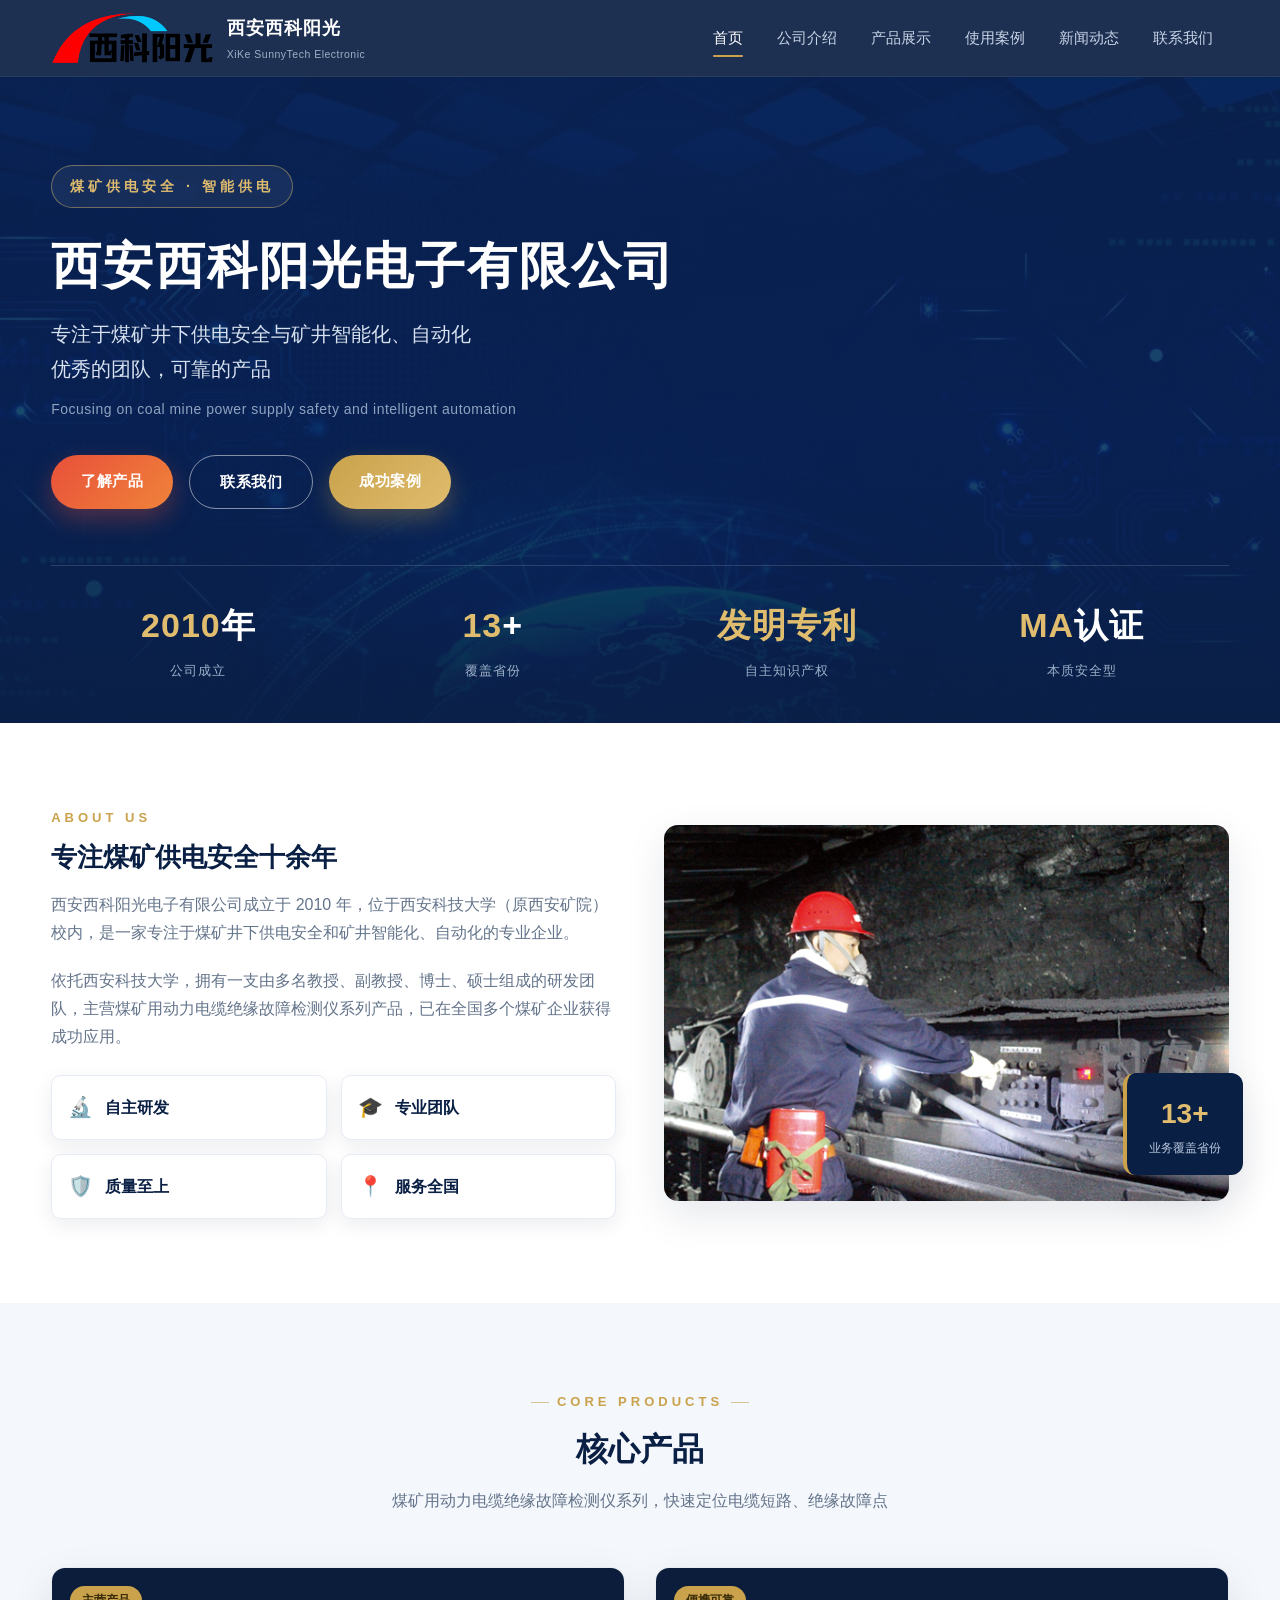
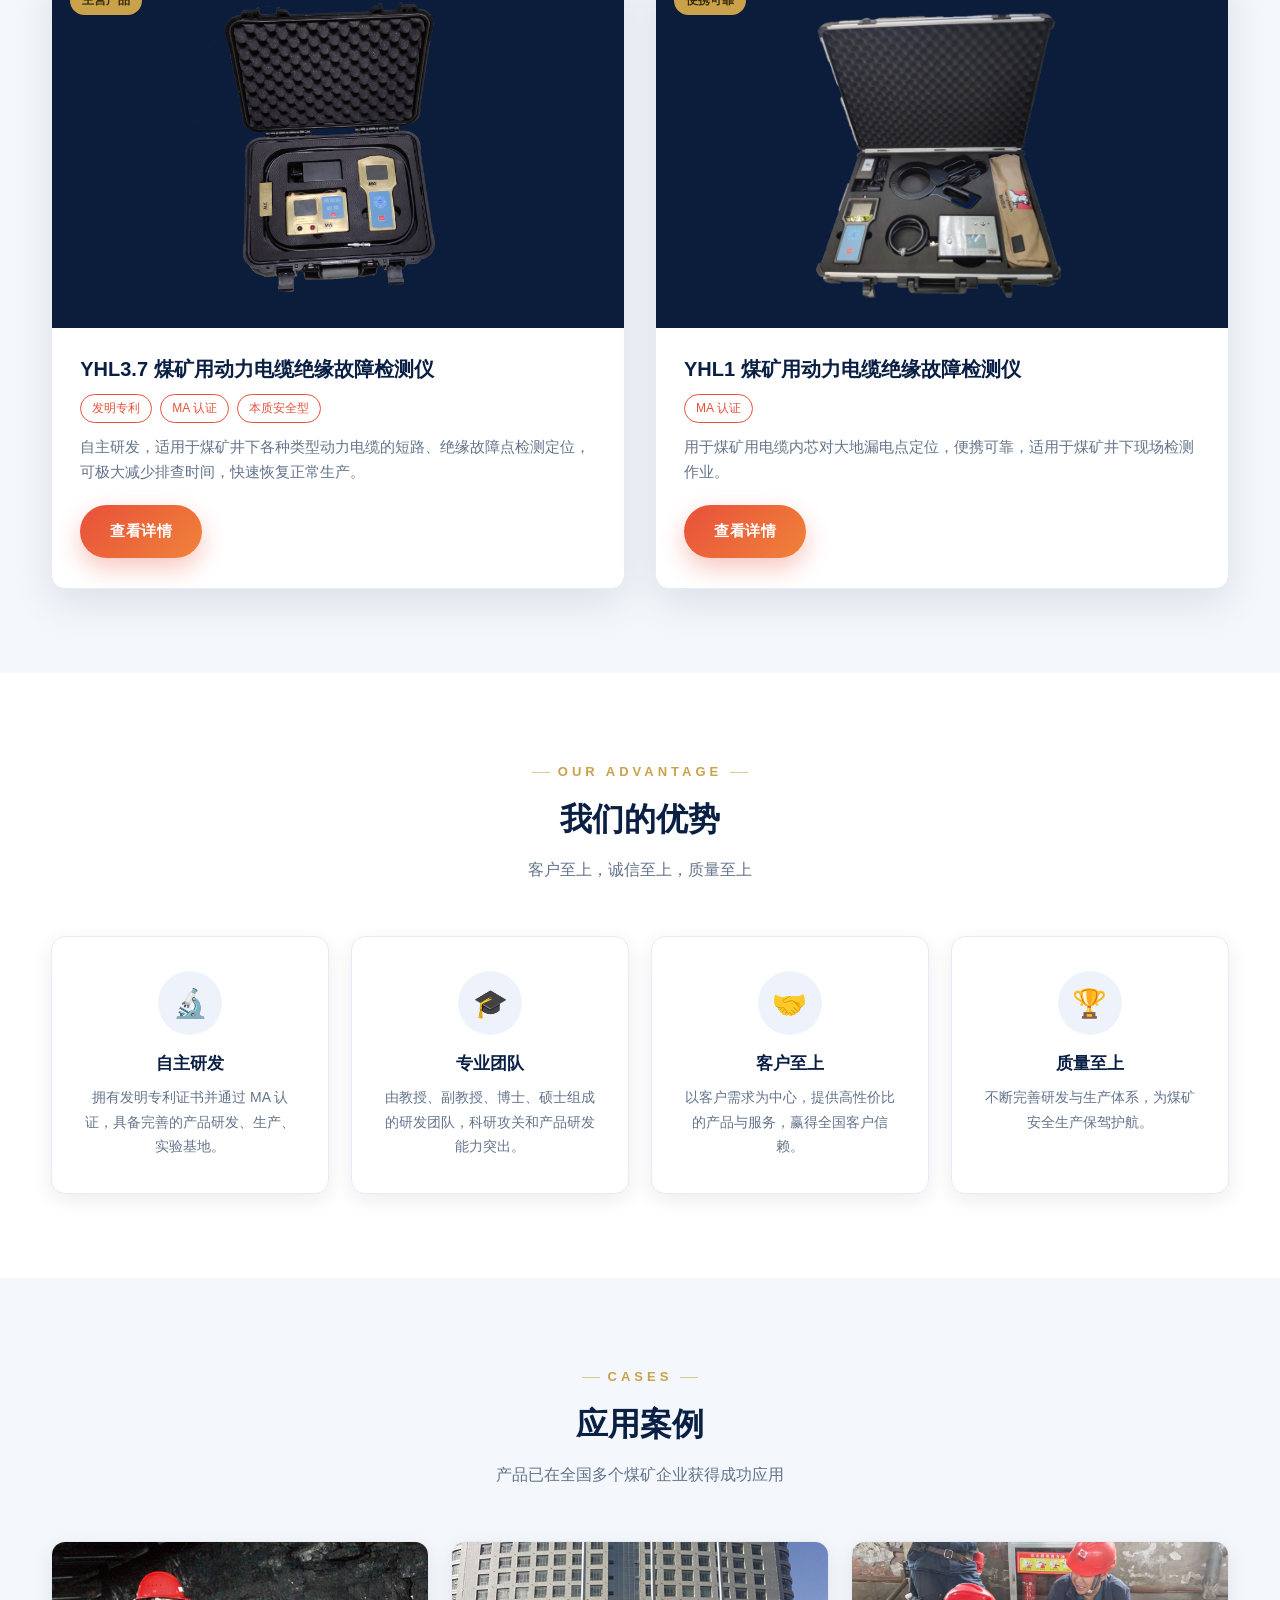
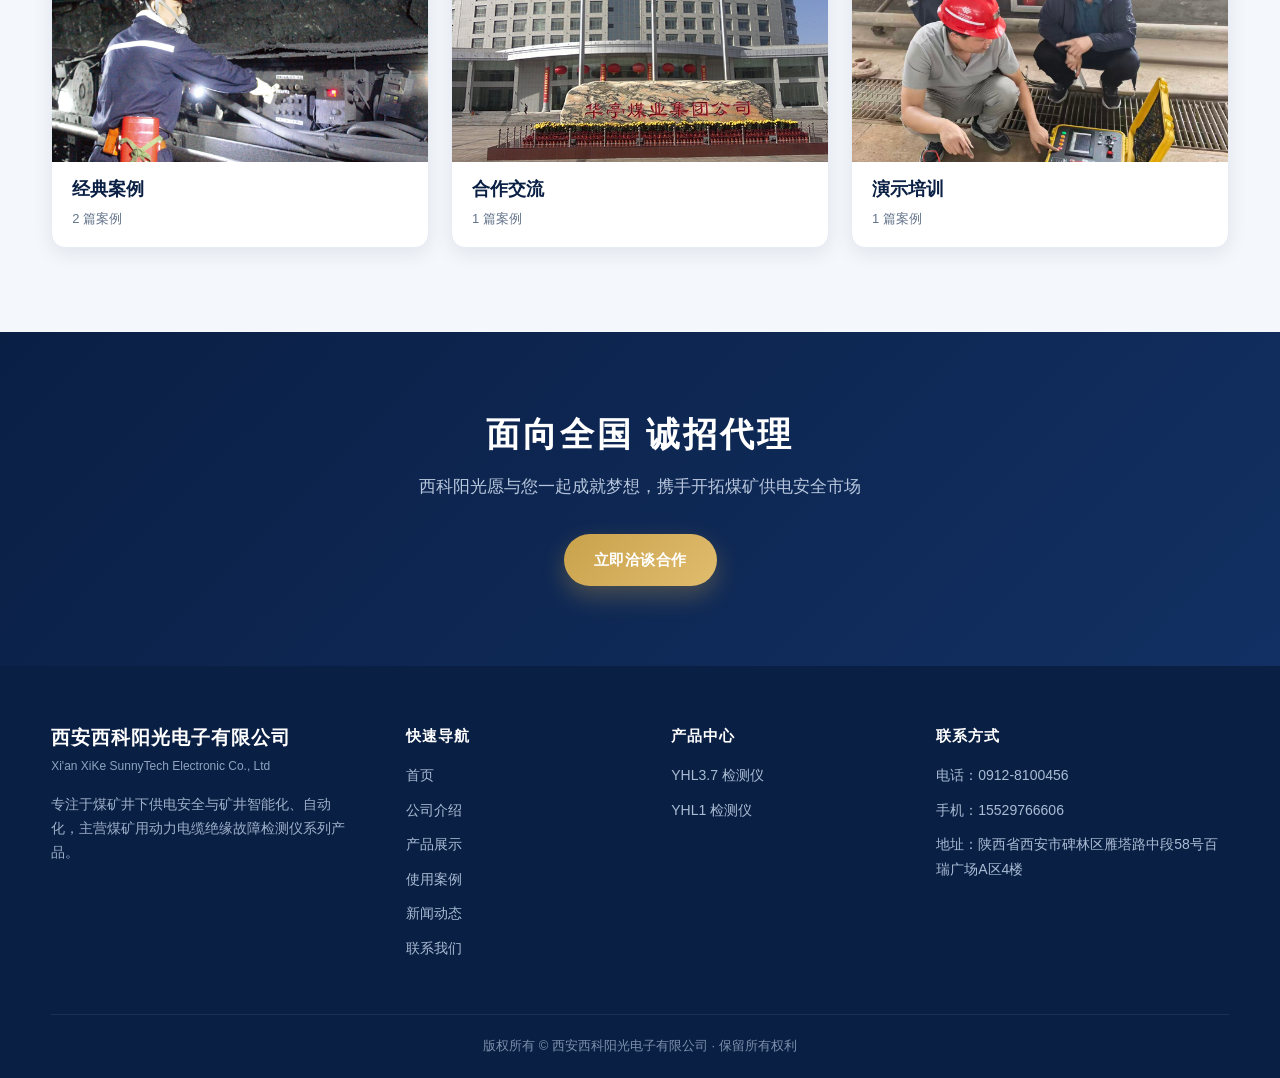
<file: index.html>
<!DOCTYPE html>
<html lang="zh-CN">
<head>
<meta charset="UTF-8">
<meta name="viewport" content="width=device-width, initial-scale=1.0">
<title>西安西科阳光电子有限公司 - 煤矿用动力电缆绝缘故障检测仪</title>
<meta name="description" content="西安西科阳光电子有限公司，专注于煤矿井下供电安全与智能化，主营煤矿用动力电缆绝缘故障检测仪 YHL3.7、YHL1 等系列产品，面向全国诚招代理。">
<link rel="icon" type="image/png" href="images/logo1.png">
<link rel="stylesheet" href="style.css">
</head>
<body>

<header class="header">
  <div class="container header-inner">
    <a class="logo" href="/">
      <img src="images/logo1.png" alt="西安西科阳光电子有限公司">
      <span class="brand-text" style="color:#ffffff;">西安西科阳光<small style="color:#9fb0c5;">XiKe SunnyTech Electronic</small></span>
    </a>
    <button class="nav-toggle" onclick="document.querySelector('.nav').classList.toggle('open')" aria-label="菜单">☰</button>
    <nav class="nav">
      <a href="/" class="active">首页</a>
      <a href="/gsjs">公司介绍</a>
      <a href="/cpzs">产品展示</a>
      <a href="/syal">使用案例</a>
      <a href="/xwdt">新闻动态</a>
      <a href="/lxwm">联系我们</a>
    </nav>
  </div>
</header>

<section class="hero">
  <div class="hero-bg"></div>
  <div class="hero-overlay"></div>
  <div class="container hero-inner">
    <span class="kicker">煤矿供电安全 · 智能供电</span>
    <h1>西安西科阳光电子有限公司</h1>
    <p class="sub">专注于煤矿井下供电安全与矿井智能化、自动化<br>优秀的团队，可靠的产品</p>
    <p class="sub-en">Focusing on coal mine power supply safety and intelligent automation</p>
    <div class="actions">
      <a class="btn" href="/cpzs">了解产品</a>
      <a class="btn btn-ghost" href="/lxwm">联系我们</a>
      <a class="btn btn-gold" href="/syal">成功案例</a>
    </div>
    <div class="hero-stats">
      <div class="stat"><div class="num"><em>2010</em>年</div><div class="label">公司成立</div></div>
      <div class="stat"><div class="num"><em>13</em>+</div><div class="label">覆盖省份</div></div>
      <div class="stat"><div class="num"><em>发明专利</em></div><div class="label">自主知识产权</div></div>
      <div class="stat"><div class="num"><em>MA</em>认证</div><div class="label">本质安全型</div></div>
    </div>
  </div>
</section>

<section class="section">
  <div class="container">
    <div class="about-grid">
      <div>
        <div class="kicker" style="color:var(--gold);font-weight:700;letter-spacing:4px;font-size:13px;">ABOUT US</div>
        <h3 style="margin-top:12px;">专注煤矿供电安全十余年</h3>
        <p class="lead">西安西科阳光电子有限公司成立于 2010 年，位于西安科技大学（原西安矿院）校内，是一家专注于煤矿井下供电安全和矿井智能化、自动化的专业企业。</p>
        <p class="lead" style="margin-top:0;">依托西安科技大学，拥有一支由多名教授、副教授、博士、硕士组成的研发团队，主营煤矿用动力电缆绝缘故障检测仪系列产品，已在全国多个煤矿企业获得成功应用。</p>
        <div class="points">
          <div class="point"><span class="ico">🔬</span>自主研发</div>
          <div class="point"><span class="ico">🎓</span>专业团队</div>
          <div class="point"><span class="ico">🛡️</span>质量至上</div>
          <div class="point"><span class="ico">📍</span>服务全国</div>
        </div>
      </div>
      <div class="about-img">
        <img src="images/25479840.jpg" alt="煤矿井下现场作业">
        <div class="badge-float"><div class="n">13+</div><div class="t">业务覆盖省份</div></div>
      </div>
    </div>
  </div>
</section>

<section class="section alt">
  <div class="container">
    <div class="section-head">
      <span class="kicker">CORE PRODUCTS</span>
      <h2>核心产品</h2>
      <p>煤矿用动力电缆绝缘故障检测仪系列，快速定位电缆短路、绝缘故障点</p>
    </div>
    <div class="products-grid" id="products-list-container" data-btn-text="查看详情"></div>
  </div>
</section>

<section class="section">
  <div class="container">
    <div class="section-head">
      <span class="kicker">OUR ADVANTAGE</span>
      <h2>我们的优势</h2>
      <p>客户至上，诚信至上，质量至上</p>
    </div>
    <div class="features">
      <div class="feature"><div class="icon">🔬</div><h3>自主研发</h3><p>拥有发明专利证书并通过 MA 认证，具备完善的产品研发、生产、实验基地。</p></div>
      <div class="feature"><div class="icon">🎓</div><h3>专业团队</h3><p>由教授、副教授、博士、硕士组成的研发团队，科研攻关和产品研发能力突出。</p></div>
      <div class="feature"><div class="icon">🤝</div><h3>客户至上</h3><p>以客户需求为中心，提供高性价比的产品与服务，赢得全国客户信赖。</p></div>
      <div class="feature"><div class="icon">🏆</div><h3>质量至上</h3><p>不断完善研发与生产体系，为煤矿安全生产保驾护航。</p></div>
    </div>
  </div>
</section>

<section class="section alt">
  <div class="container">
    <div class="section-head">
      <span class="kicker">CASES</span>
      <h2>应用案例</h2>
      <p>产品已在全国多个煤矿企业获得成功应用</p>
    </div>
    <div id="cases-list-container"></div>
  </div>
</section>

<section class="section" style="background:linear-gradient(135deg,#0a1f44,#123063);color:#fff;text-align:center;padding:80px 0;">
  <div class="container">
    <h2 style="font-size:34px;letter-spacing:3px;">面向全国 诚招代理</h2>
    <p style="color:#b7c6dc;margin:16px auto 32px;font-size:17px;max-width:640px;">西科阳光愿与您一起成就梦想，携手开拓煤矿供电安全市场</p>
    <a class="btn btn-gold" href="/lxwm">立即洽谈合作</a>
  </div>
</section>

<footer class="footer">
  <div class="container">
    <div class="footer-inner">
      <div class="f-brand">
        <h3>西安西科阳光电子有限公司</h3>
        <div class="en">Xi'an XiKe SunnyTech Electronic Co., Ltd</div>
        <p>专注于煤矿井下供电安全与矿井智能化、自动化，主营煤矿用动力电缆绝缘故障检测仪系列产品。</p>
      </div>
      <div class="f-col">
        <h4>快速导航</h4>
        <a href="/">首页</a>
        <a href="/gsjs">公司介绍</a>
        <a href="/cpzs">产品展示</a>
        <a href="/syal">使用案例</a>
        <a href="/xwdt">新闻动态</a>
        <a href="/lxwm">联系我们</a>
      </div>
      <div class="f-col">
        <h4>产品中心</h4>
        <a href="/cpzs">YHL3.7 检测仪</a>
        <a href="/cpzs">YHL1 检测仪</a>
      </div>
      <div class="f-col">
        <h4>联系方式</h4>
        <p>电话：<span data-field="phone"></span></p>
        <p>手机：<span data-field="mobile"></span></p>
        <p>地址：<span data-field="address"></span></p>
      </div>
    </div>
    <div class="footer-bottom">版权所有 © 西安西科阳光电子有限公司 · 保留所有权利</div>
  </div>
</footer>

<script src="marked.min.js" defer></script>
<script src="site.js" defer></script>
</body>
</html>
</file>
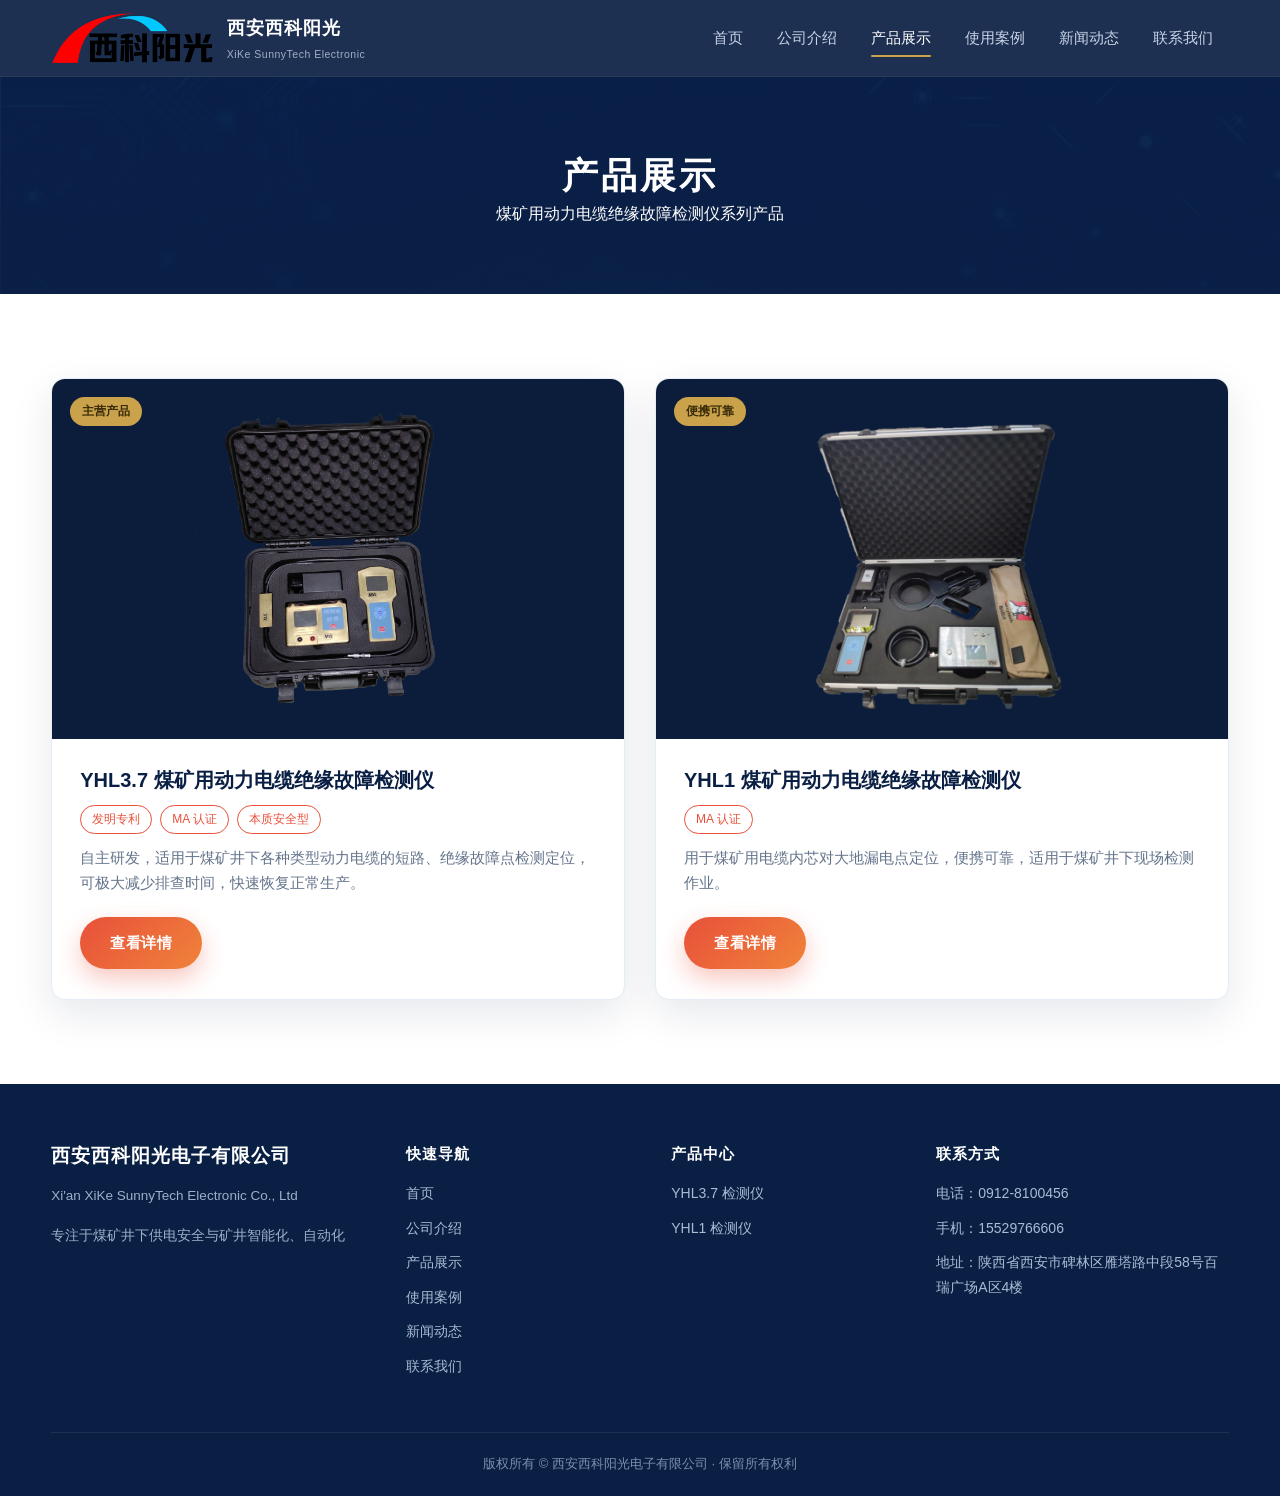
<file: cpzs.html>
<!DOCTYPE html>
<html lang="zh-CN">
<head>
<meta charset="UTF-8">
<meta name="viewport" content="width=device-width, initial-scale=1.0">
<title>产品展示 - 西安西科阳光电子有限公司</title>
<meta name="description" content="煤矿用动力电缆绝缘故障检测仪系列：YHL3.7、YHL1，用于煤矿井下动力电缆短路、绝缘故障点检测定位。">
<link rel="icon" type="image/png" href="images/logo1.png">
<link rel="stylesheet" href="style.css">
</head>
<body>

<header class="header">
  <div class="container header-inner">
    <a class="logo" href="/">
      <img src="images/logo1.png" alt="西安西科阳光电子有限公司">
      <span class="brand-text" style="color:#ffffff;">西安西科阳光<small style="color:#9fb0c5;">XiKe SunnyTech Electronic</small></span>
    </a>
    <button class="nav-toggle" onclick="document.querySelector('.nav').classList.toggle('open')" aria-label="菜单">☰</button>
    <nav class="nav">
      <a href="/">首页</a>
      <a href="/gsjs">公司介绍</a>
      <a href="/cpzs" class="active">产品展示</a>
      <a href="/syal">使用案例</a>
      <a href="/xwdt">新闻动态</a>
      <a href="/lxwm">联系我们</a>
    </nav>
  </div>
</header>

<section class="page-banner">
  <div class="container">
    <h1>产品展示</h1>
    <p>煤矿用动力电缆绝缘故障检测仪系列产品</p>
  </div>
</section>

<section class="section">
  <div class="container">
    <div class="products-grid" id="products-list-container" data-btn-text="查看详情"></div>
    <div id="products-detail-container" style="display:none;"></div>
  </div>
</section>

<footer class="footer">
  <div class="container">
    <div class="footer-inner">
      <div class="f-brand">
        <h3>西安西科阳光电子有限公司</h3>
        <p>Xi'an XiKe SunnyTech Electronic Co., Ltd</p>
        <p>专注于煤矿井下供电安全与矿井智能化、自动化</p>
      </div>
      <div class="f-col">
        <h4>快速导航</h4>
        <a href="/">首页</a>
        <a href="/gsjs">公司介绍</a>
        <a href="/cpzs">产品展示</a>
        <a href="/syal">使用案例</a>
        <a href="/xwdt">新闻动态</a>
        <a href="/lxwm">联系我们</a>
      </div>
      <div class="f-col"><h4>产品中心</h4><a href="/cpzs">YHL3.7 检测仪</a><a href="/cpzs">YHL1 检测仪</a></div><div class="f-col"><h4>联系方式</h4>
        <p>电话：<span data-field="phone"></span></p>
        <p>手机：<span data-field="mobile"></span></p>
        <p>地址：<span data-field="address"></span></p>
      </div>
    </div>
    <div class="footer-bottom">版权所有 © 西安西科阳光电子有限公司 · 保留所有权利</div>
  </div>
</footer>

<script src="marked.min.js" defer></script>
<script src="site.js" defer></script>
</body>
</html>
</file>
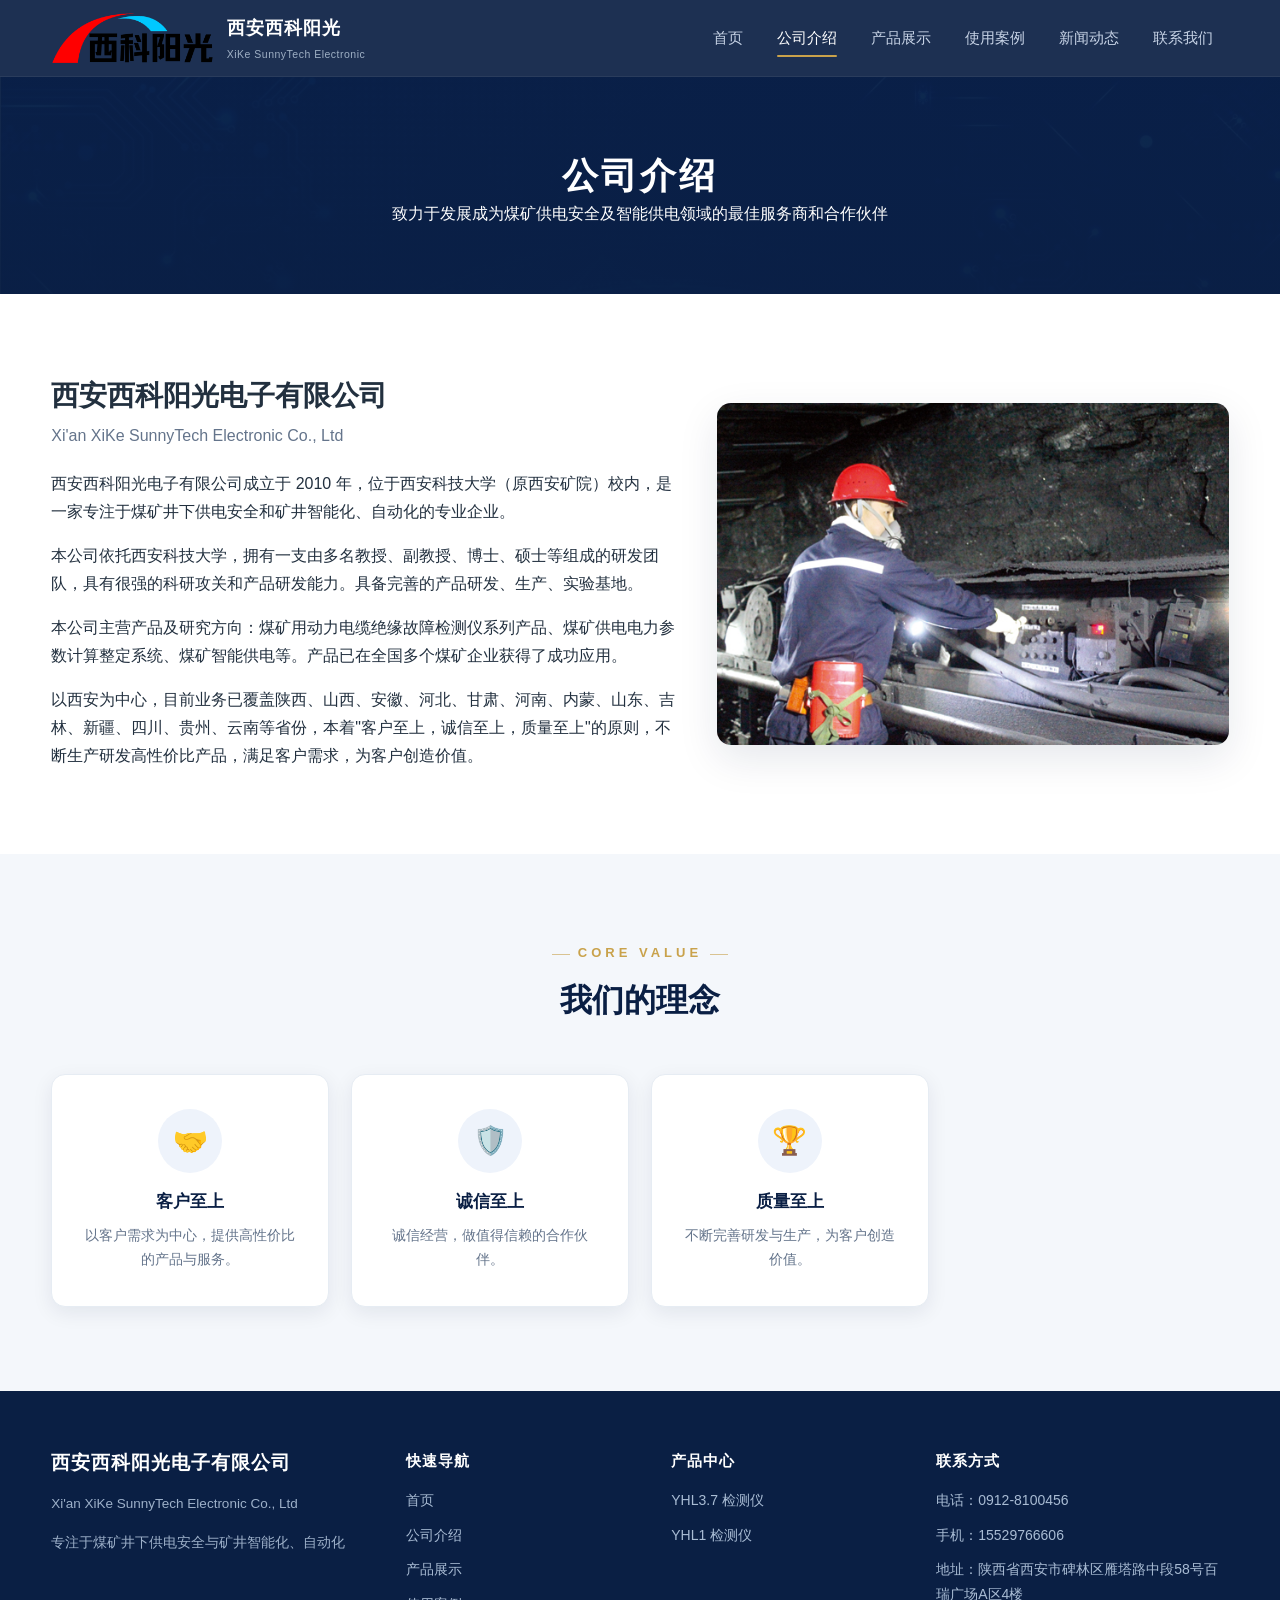
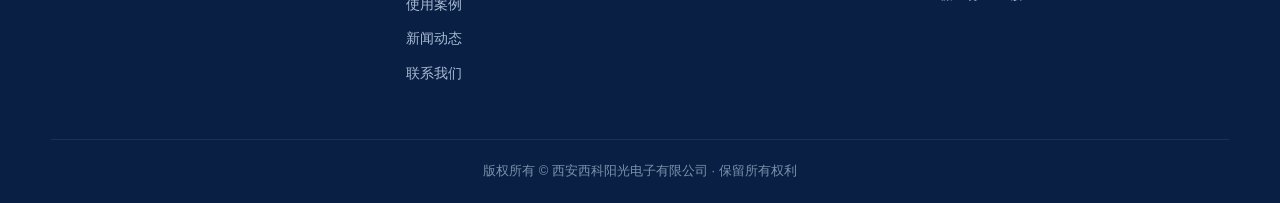
<file: gsjs.html>
<!DOCTYPE html>
<html lang="zh-CN">
<head>
<meta charset="UTF-8">
<meta name="viewport" content="width=device-width, initial-scale=1.0">
<title>公司介绍 - 西安西科阳光电子有限公司</title>
<meta name="description" content="西安西科阳光电子有限公司成立于2010年，依托西安科技大学，专注于煤矿井下供电安全和矿井智能化、自动化。">
<link rel="icon" type="image/png" href="images/logo1.png">
<link rel="stylesheet" href="style.css">
</head>
<body>

<header class="header">
  <div class="container header-inner">
    <a class="logo" href="/">
      <img src="images/logo1.png" alt="西安西科阳光电子有限公司">
      <span class="brand-text" style="color:#ffffff;">西安西科阳光<small style="color:#9fb0c5;">XiKe SunnyTech Electronic</small></span>
    </a>
    <button class="nav-toggle" onclick="document.querySelector('.nav').classList.toggle('open')" aria-label="菜单">☰</button>
    <nav class="nav">
      <a href="/">首页</a>
      <a href="/gsjs" class="active">公司介绍</a>
      <a href="/cpzs">产品展示</a>
      <a href="/syal">使用案例</a>
      <a href="/xwdt">新闻动态</a>
      <a href="/lxwm">联系我们</a>
    </nav>
  </div>
</header>

<section class="page-banner">
  <div class="container">
    <h1>公司介绍</h1>
    <p>致力于发展成为煤矿供电安全及智能供电领域的最佳服务商和合作伙伴</p>
  </div>
</section>

<section class="section">
  <div class="container" style="display:grid;grid-template-columns:1.1fr .9fr;gap:40px;align-items:center;">
    <div>
      <h2 style="font-size:28px;">西安西科阳光电子有限公司</h2>
      <p style="color:var(--muted);margin:8px 0 20px;">Xi'an XiKe SunnyTech Electronic Co., Ltd</p>
      <p style="margin-bottom:16px;">西安西科阳光电子有限公司成立于 2010 年，位于西安科技大学（原西安矿院）校内，是一家专注于煤矿井下供电安全和矿井智能化、自动化的专业企业。</p>
      <p style="margin-bottom:16px;">本公司依托西安科技大学，拥有一支由多名教授、副教授、博士、硕士等组成的研发团队，具有很强的科研攻关和产品研发能力。具备完善的产品研发、生产、实验基地。</p>
      <p style="margin-bottom:16px;">本公司主营产品及研究方向：煤矿用动力电缆绝缘故障检测仪系列产品、煤矿供电电力参数计算整定系统、煤矿智能供电等。产品已在全国多个煤矿企业获得了成功应用。</p>
      <p>以西安为中心，目前业务已覆盖陕西、山西、安徽、河北、甘肃、河南、内蒙、山东、吉林、新疆、四川、贵州、云南等省份，本着"客户至上，诚信至上，质量至上"的原则，不断生产研发高性价比产品，满足客户需求，为客户创造价值。</p>
    </div>
    <div>
      <img src="images/25479840.jpg" alt="煤矿井下现场作业" style="border-radius:var(--radius);box-shadow:var(--shadow);width:100%;">
    </div>
  </div>
</section>

<section class="section alt">
  <div class="container">
    <div class="section-head">
      <div class="kicker">CORE VALUE</div>
      <h2>我们的理念</h2>
    </div>
    <div class="features">
      <div class="feature"><div class="icon">🤝</div><h3>客户至上</h3><p>以客户需求为中心，提供高性价比的产品与服务。</p></div>
      <div class="feature"><div class="icon">🛡️</div><h3>诚信至上</h3><p>诚信经营，做值得信赖的合作伙伴。</p></div>
      <div class="feature"><div class="icon">🏆</div><h3>质量至上</h3><p>不断完善研发与生产，为客户创造价值。</p></div>
    </div>
  </div>
</section>

<footer class="footer">
  <div class="container">
    <div class="footer-inner">
      <div class="f-brand">
        <h3>西安西科阳光电子有限公司</h3>
        <p>Xi'an XiKe SunnyTech Electronic Co., Ltd</p>
        <p>专注于煤矿井下供电安全与矿井智能化、自动化</p>
      </div>
      <div class="f-col">
        <h4>快速导航</h4>
        <a href="/">首页</a>
        <a href="/gsjs">公司介绍</a>
        <a href="/cpzs">产品展示</a>
        <a href="/syal">使用案例</a>
        <a href="/xwdt">新闻动态</a>
        <a href="/lxwm">联系我们</a>
      </div>
      <div class="f-col"><h4>产品中心</h4><a href="/cpzs">YHL3.7 检测仪</a><a href="/cpzs">YHL1 检测仪</a></div><div class="f-col"><h4>联系方式</h4>
        <p>电话：<span data-field="phone"></span></p>
        <p>手机：<span data-field="mobile"></span></p>
        <p>地址：<span data-field="address"></span></p>
      </div>
    </div>
    <div class="footer-bottom">版权所有 © 西安西科阳光电子有限公司 · 保留所有权利</div>
  </div>
</footer>

<script src="site.js" defer></script>
</body>
</html>
</file>
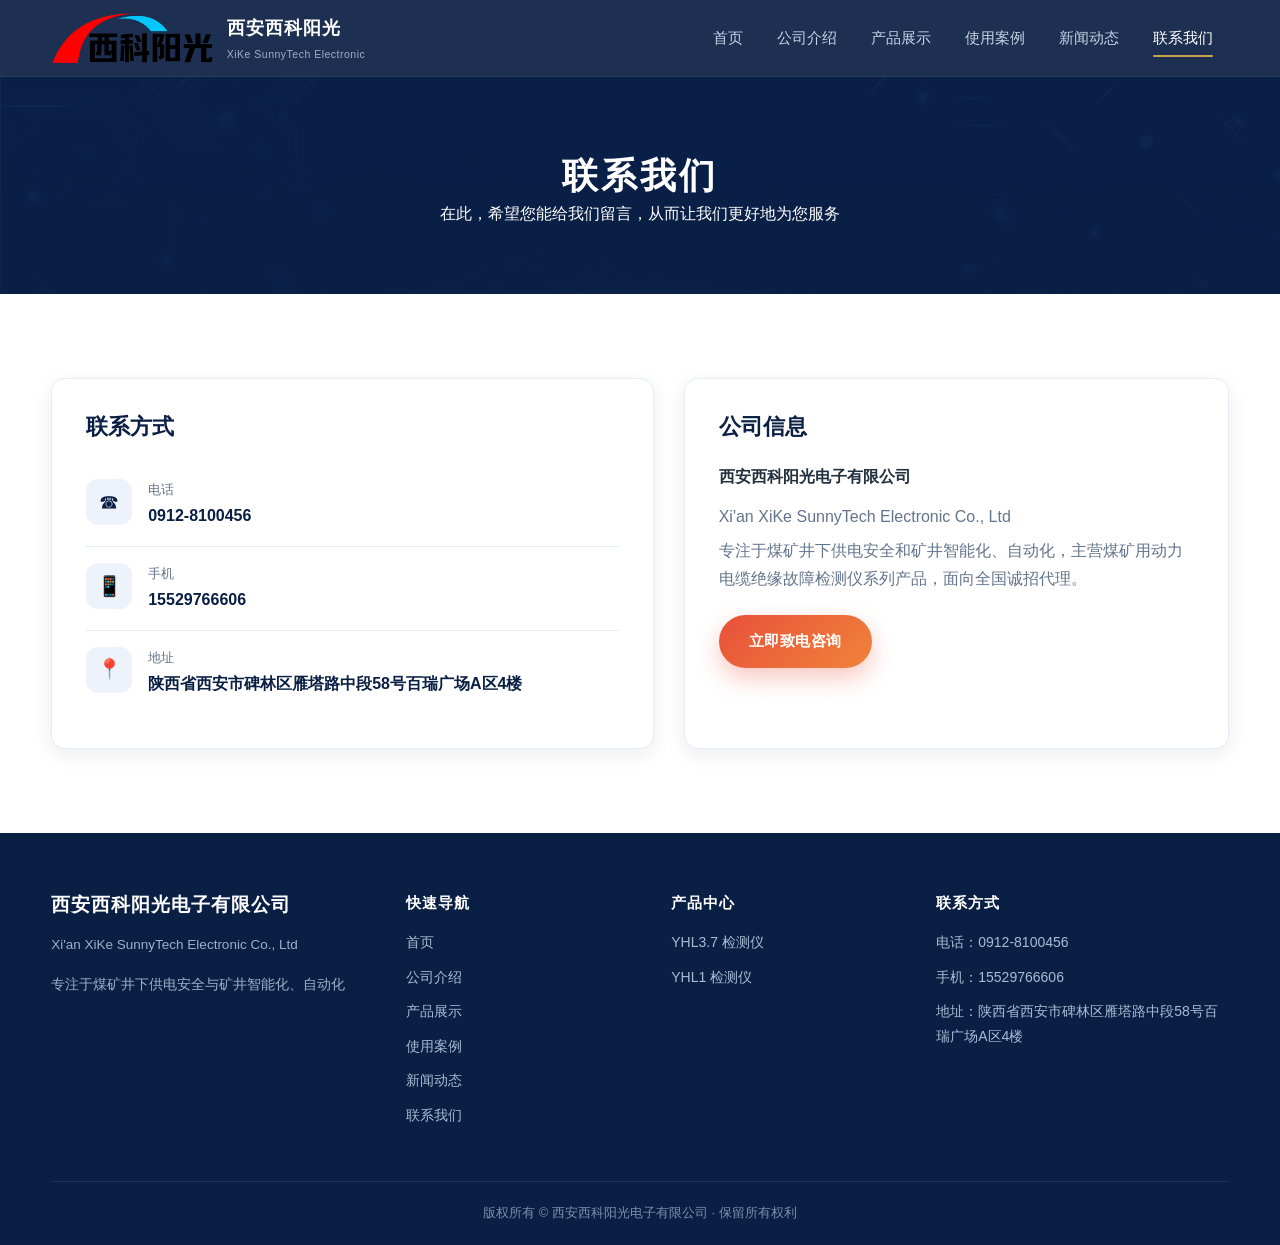
<file: lxwm.html>
<!DOCTYPE html>
<html lang="zh-CN">
<head>
<meta charset="UTF-8">
<meta name="viewport" content="width=device-width, initial-scale=1.0">
<title>联系我们 - 西安西科阳光电子有限公司</title>
<meta name="description" content="西安西科阳光电子有限公司联系方式：电话 0912-8100456，手机 15529766606。">
<link rel="icon" type="image/png" href="images/logo1.png">
<link rel="stylesheet" href="style.css">
</head>
<body>

<header class="header">
  <div class="container header-inner">
    <a class="logo" href="/">
      <img src="images/logo1.png" alt="西安西科阳光电子有限公司">
      <span class="brand-text" style="color:#ffffff;">西安西科阳光<small style="color:#9fb0c5;">XiKe SunnyTech Electronic</small></span>
    </a>
    <button class="nav-toggle" onclick="document.querySelector('.nav').classList.toggle('open')" aria-label="菜单">☰</button>
    <nav class="nav">
      <a href="/">首页</a>
      <a href="/gsjs">公司介绍</a>
      <a href="/cpzs">产品展示</a>
      <a href="/syal">使用案例</a>
      <a href="/xwdt">新闻动态</a>
      <a href="/lxwm" class="active">联系我们</a>
    </nav>
  </div>
</header>

<section class="page-banner">
  <div class="container">
    <h1>联系我们</h1>
    <p>在此，希望您能给我们留言，从而让我们更好地为您服务</p>
  </div>
</section>

<section class="section">
  <div class="container contact-wrap">
    <div class="contact-card">
      <h2>联系方式</h2>
      <div class="contact-item">
        <div class="ico">☎</div>
        <div><div class="label">电话</div><div class="value"><a data-tel="phone"><span data-field="phone"></span></a></div></div>
      </div>
      <div class="contact-item">
        <div class="ico">📱</div>
        <div><div class="label">手机</div><div class="value"><a data-tel="mobile"><span data-field="mobile"></span></a></div></div>
      </div>
      <div class="contact-item">
        <div class="ico">📍</div>
        <div><div class="label">地址</div><div class="value" data-field="address"></div></div>
      </div>
    </div>
    <div class="contact-card">
      <h2>公司信息</h2>
      <p style="margin-bottom:12px;"><strong>西安西科阳光电子有限公司</strong></p>
      <p style="color:var(--muted);margin-bottom:6px;">Xi'an XiKe SunnyTech Electronic Co., Ltd</p>
      <p style="color:var(--muted);">专注于煤矿井下供电安全和矿井智能化、自动化，主营煤矿用动力电缆绝缘故障检测仪系列产品，面向全国诚招代理。</p>
      <a class="btn" style="margin-top:22px;" href="tel:15529766606">立即致电咨询</a>
    </div>
  </div>
</section>

<footer class="footer">
  <div class="container">
    <div class="footer-inner">
      <div class="f-brand">
        <h3>西安西科阳光电子有限公司</h3>
        <p>Xi'an XiKe SunnyTech Electronic Co., Ltd</p>
        <p>专注于煤矿井下供电安全与矿井智能化、自动化</p>
      </div>
      <div class="f-col">
        <h4>快速导航</h4>
        <a href="/">首页</a>
        <a href="/gsjs">公司介绍</a>
        <a href="/cpzs">产品展示</a>
        <a href="/syal">使用案例</a>
        <a href="/xwdt">新闻动态</a>
        <a href="/lxwm">联系我们</a>
      </div>
      <div class="f-col"><h4>产品中心</h4><a href="/cpzs">YHL3.7 检测仪</a><a href="/cpzs">YHL1 检测仪</a></div><div class="f-col"><h4>联系方式</h4>
        <p>电话：<span data-field="phone"></span></p>
        <p>手机：<span data-field="mobile"></span></p>
        <p>地址：<span data-field="address"></span></p>
      </div>
    </div>
    <div class="footer-bottom">版权所有 © 西安西科阳光电子有限公司 · 保留所有权利</div>
  </div>
</footer>

<script src="site.js" defer></script>
</body>
</html>
</file>
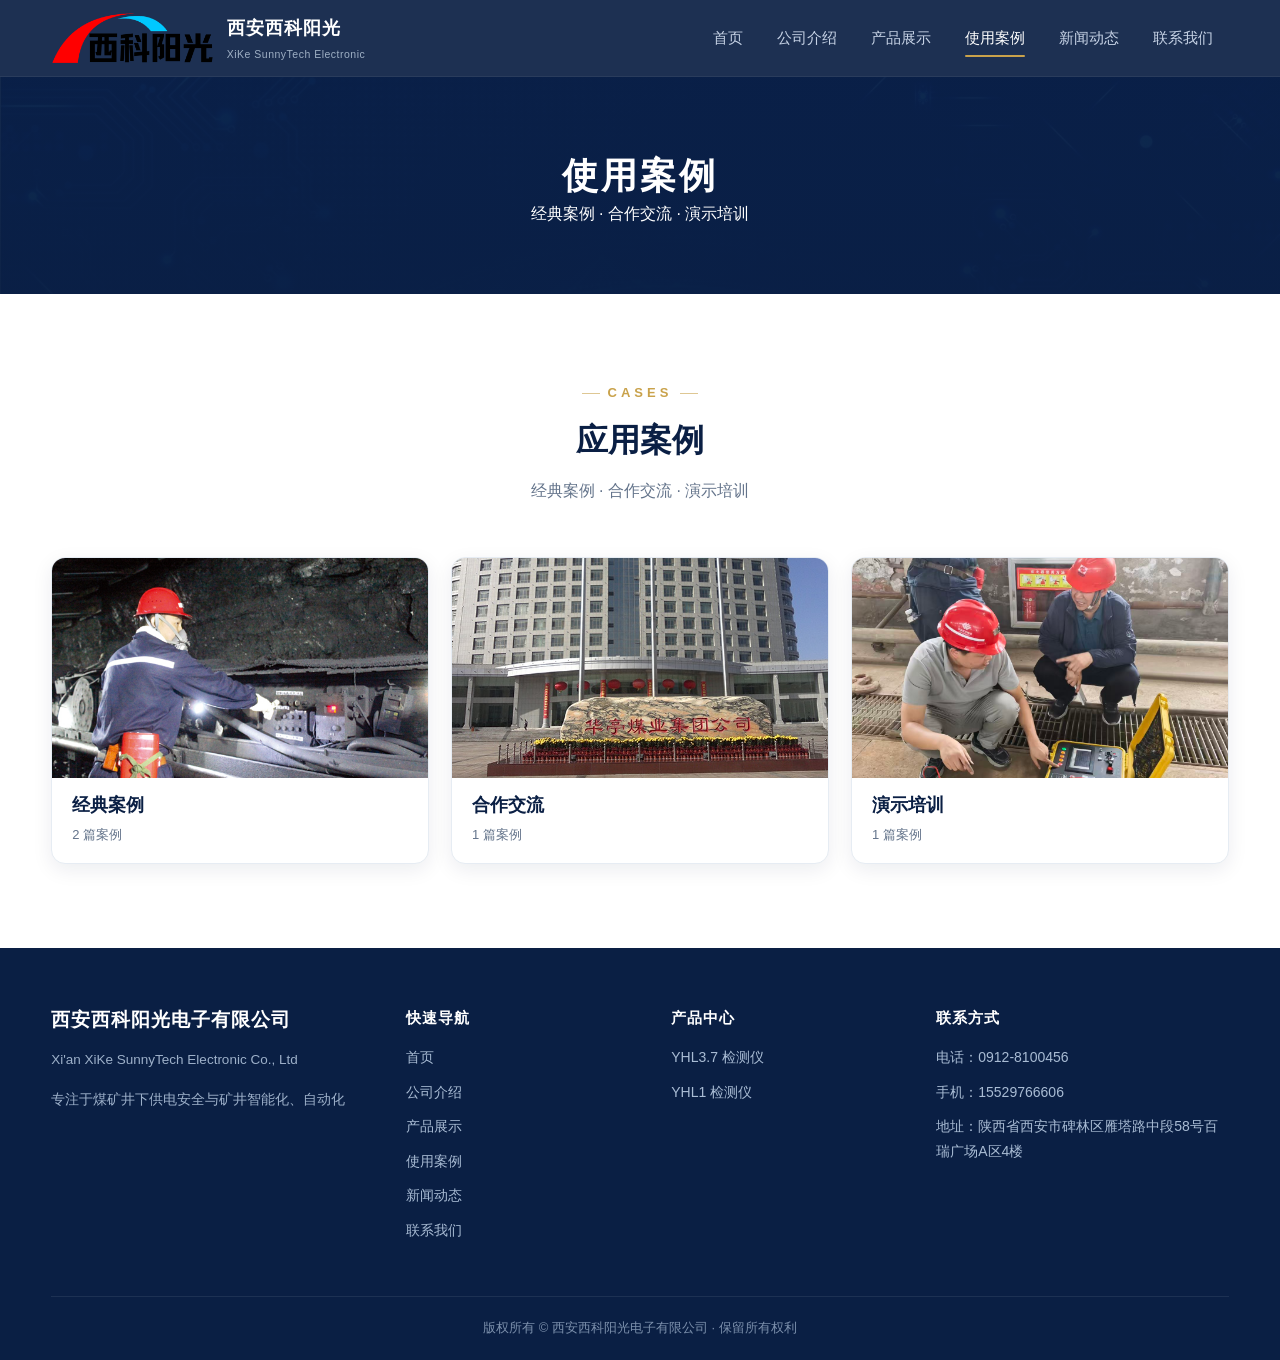
<file: syal.html>
<!DOCTYPE html>
<html lang="zh-CN">
<head>
<meta charset="UTF-8">
<meta name="viewport" content="width=device-width, initial-scale=1.0">
<title>使用案例 - 西安西科阳光电子有限公司</title>
<meta name="description" content="煤矿用动力电缆绝缘故障检测仪使用案例：经典案例、合作交流、演示培训。">
<link rel="icon" type="image/png" href="images/logo1.png">
<link rel="stylesheet" href="style.css">
</head>
<body>

<header class="header">
  <div class="container header-inner">
    <a class="logo" href="/">
      <img src="images/logo1.png" alt="西安西科阳光电子有限公司">
      <span class="brand-text" style="color:#ffffff;">西安西科阳光<small style="color:#9fb0c5;">XiKe SunnyTech Electronic</small></span>
    </a>
    <button class="nav-toggle" onclick="document.querySelector('.nav').classList.toggle('open')" aria-label="菜单">☰</button>
    <nav class="nav">
      <a href="/">首页</a>
      <a href="/gsjs">公司介绍</a>
      <a href="/cpzs">产品展示</a>
      <a href="/syal" class="active">使用案例</a>
      <a href="/xwdt">新闻动态</a>
      <a href="/lxwm">联系我们</a>
    </nav>
  </div>
</header>

<section class="page-banner">
  <div class="container">
    <h1>使用案例</h1>
    <p>经典案例 · 合作交流 · 演示培训</p>
  </div>
</section>

<section class="section">
  <div class="container">
    <div class="section-head">
      <span class="kicker">CASES</span>
      <h2>应用案例</h2>
      <p>经典案例 · 合作交流 · 演示培训</p>
    </div>
    <div id="cases-list-container"></div>
    <div id="cases-cat-list-container" style="display:none;"></div>
    <div id="cases-detail-container" style="display:none;"></div>
  </div>
</section>

<footer class="footer">
  <div class="container">
    <div class="footer-inner">
      <div class="f-brand">
        <h3>西安西科阳光电子有限公司</h3>
        <p>Xi'an XiKe SunnyTech Electronic Co., Ltd</p>
        <p>专注于煤矿井下供电安全与矿井智能化、自动化</p>
      </div>
      <div class="f-col">
        <h4>快速导航</h4>
        <a href="/">首页</a>
        <a href="/gsjs">公司介绍</a>
        <a href="/cpzs">产品展示</a>
        <a href="/syal">使用案例</a>
        <a href="/xwdt">新闻动态</a>
        <a href="/lxwm">联系我们</a>
      </div>
      <div class="f-col"><h4>产品中心</h4><a href="/cpzs">YHL3.7 检测仪</a><a href="/cpzs">YHL1 检测仪</a></div><div class="f-col"><h4>联系方式</h4>
        <p>电话：<span data-field="phone"></span></p>
        <p>手机：<span data-field="mobile"></span></p>
        <p>地址：<span data-field="address"></span></p>
      </div>
    </div>
    <div class="footer-bottom">版权所有 © 西安西科阳光电子有限公司 · 保留所有权利</div>
  </div>
</footer>

<script src="marked.min.js" defer></script>
<script src="site.js" defer></script>
</body>
</html>
</file>
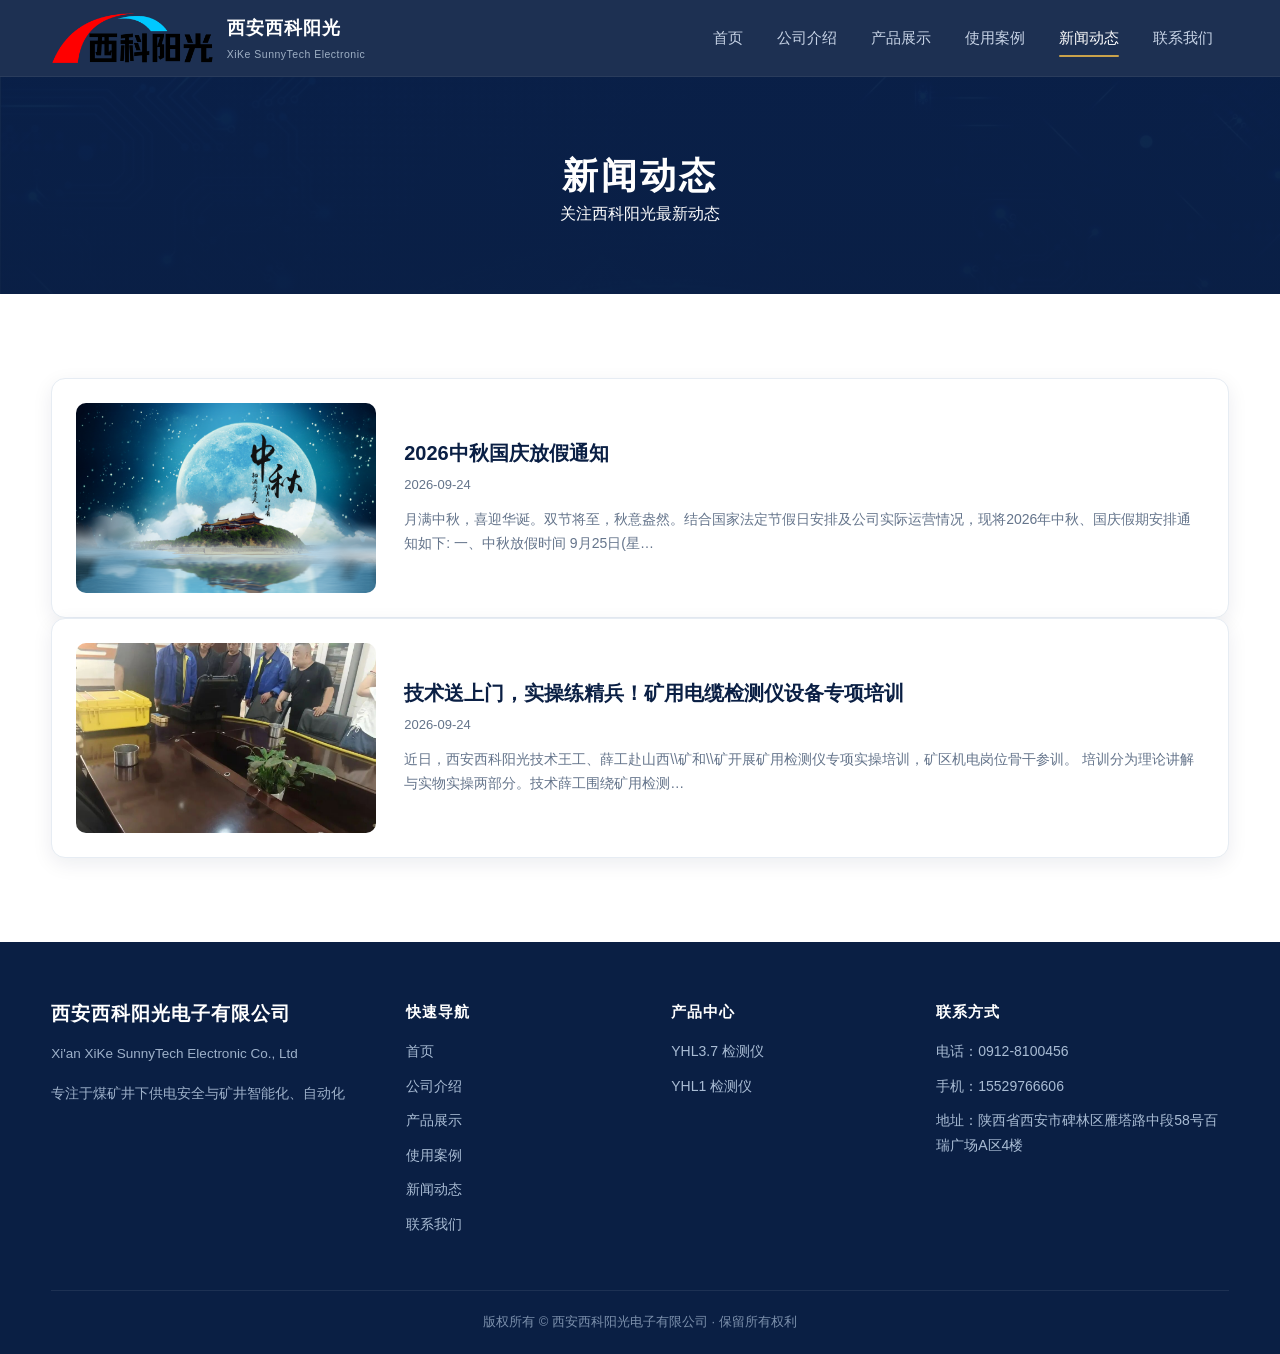
<file: xwdt.html>
<!DOCTYPE html>
<html lang="zh-CN">
<head>
<meta charset="UTF-8">
<meta name="viewport" content="width=device-width, initial-scale=1.0">
<title>新闻动态 - 西安西科阳光电子有限公司</title>
<meta name="description" content="西安西科阳光电子有限公司新闻动态。">
<link rel="icon" type="image/png" href="images/logo1.png">
<link rel="stylesheet" href="style.css">
</head>
<body>

<header class="header">
  <div class="container header-inner">
    <a class="logo" href="/">
      <img src="images/logo1.png" alt="西安西科阳光电子有限公司">
      <span class="brand-text" style="color:#ffffff;">西安西科阳光<small style="color:#9fb0c5;">XiKe SunnyTech Electronic</small></span>
    </a>
    <button class="nav-toggle" onclick="document.querySelector('.nav').classList.toggle('open')" aria-label="菜单">☰</button>
    <nav class="nav">
      <a href="/">首页</a>
      <a href="/gsjs">公司介绍</a>
      <a href="/cpzs">产品展示</a>
      <a href="/syal">使用案例</a>
      <a href="/xwdt" class="active">新闻动态</a>
      <a href="/lxwm">联系我们</a>
    </nav>
  </div>
</header>

<section class="page-banner">
  <div class="container">
    <h1>新闻动态</h1>
    <p>关注西科阳光最新动态</p>
  </div>
</section>

<section class="section">
  <div class="container">
    <div id="news-list-container"></div>
    <div id="news-detail-container" style="display:none;"></div>
  </div>
</section>

<footer class="footer">
  <div class="container">
    <div class="footer-inner">
      <div class="f-brand">
        <h3>西安西科阳光电子有限公司</h3>
        <p>Xi'an XiKe SunnyTech Electronic Co., Ltd</p>
        <p>专注于煤矿井下供电安全与矿井智能化、自动化</p>
      </div>
      <div class="f-col">
        <h4>快速导航</h4>
        <a href="/">首页</a>
        <a href="/gsjs">公司介绍</a>
        <a href="/cpzs">产品展示</a>
        <a href="/syal">使用案例</a>
        <a href="/xwdt">新闻动态</a>
        <a href="/lxwm">联系我们</a>
      </div>
      <div class="f-col"><h4>产品中心</h4><a href="/cpzs">YHL3.7 检测仪</a><a href="/cpzs">YHL1 检测仪</a></div><div class="f-col"><h4>联系方式</h4>
        <p>电话：<span data-field="phone"></span></p>
        <p>手机：<span data-field="mobile"></span></p>
        <p>地址：<span data-field="address"></span></p>
      </div>
    </div>
    <div class="footer-bottom">版权所有 © 西安西科阳光电子有限公司 · 保留所有权利</div>
  </div>
</footer>

<script src="site.js" defer></script>
</body>
</html>
</file>
<file: style.css>
/* ===== 西安西科阳光电子有限公司 - 官网样式 ===== */
:root {
  --navy: #0a1f44;
  --navy-2: #123063;
  --navy-3: #0d2750;
  --gold: #c9a24b;
  --gold-2: #e0bc6e;
  --cyan: #35c4f0;
  --red: #e8503a;
  --text: #22303f;
  --muted: #64748b;
  --light: #f4f7fb;
  --line: #e6ecf3;
  --radius: 14px;
  --shadow: 0 14px 40px rgba(10, 31, 68, .10);
  --shadow-sm: 0 6px 20px rgba(10, 31, 68, .08);
}

* { margin: 0; padding: 0; box-sizing: border-box; }
html { scroll-behavior: smooth; }
body {
  font-family: "Microsoft YaHei", "PingFang SC", "Source Han Sans SC", "Segoe UI", sans-serif;
  color: var(--text);
  background: #fff;
  line-height: 1.75;
  -webkit-font-smoothing: antialiased;
}
a { color: inherit; text-decoration: none; }
img { max-width: 100%; display: block; }
ul { list-style: none; }
.container { width: min(1180px, 92%); margin: 0 auto; }
h1, h2, h3, h4 { line-height: 1.3; font-weight: 700; }

/* ===== 顶栏 ===== */
.header {
  background: rgba(10, 31, 68, .92);
  backdrop-filter: blur(10px);
  position: sticky; top: 0; z-index: 100;
  border-bottom: 1px solid rgba(255,255,255,.06);
}
.header-inner { display: flex; align-items: center; justify-content: space-between; height: 76px; }
.logo { display: flex; align-items: center; gap: 13px; }
.logo img { height: 52px; width: auto; }
.logo .brand-text { color: #fff; font-size: 18px; font-weight: 700; letter-spacing: 1px; }
.logo .brand-text small { display: block; font-size: 10.5px; font-weight: 400; color: #8fa3c0; letter-spacing: .5px; }
.nav { display: flex; align-items: center; gap: 2px; }
.nav a {
  color: #c7d3e6; padding: 9px 16px; border-radius: 8px;
  font-size: 15px; position: relative; transition: .2s; white-space: nowrap;
}
.nav a:hover { color: #fff; background: rgba(255,255,255,.08); }
.nav a.active { color: #fff; }
.nav a.active::after {
  content: ""; position: absolute; left: 16px; right: 16px; bottom: 3px; height: 2px;
  background: var(--gold); border-radius: 2px;
}
.nav-toggle { display: none; background: none; border: 0; color: #fff; font-size: 26px; cursor: pointer; }

/* ===== 按钮 ===== */
.btn {
  display: inline-block; padding: 13px 30px; border-radius: 30px;
  background: linear-gradient(135deg, #e8503a, #f0833a); color: #fff;
  font-size: 15px; font-weight: 600; letter-spacing: .5px; transition: .22s;
  box-shadow: 0 10px 24px rgba(232, 80, 58, .32);
}
.btn:hover { transform: translateY(-2px); box-shadow: 0 14px 30px rgba(232, 80, 58, .42); }
.btn-ghost { background: transparent; box-shadow: none; border: 1px solid rgba(255,255,255,.5); color: #fff; }
.btn-ghost:hover { background: rgba(255,255,255,.12); }
.btn-gold { background: linear-gradient(135deg, #c9a24b, #e0bc6e); box-shadow: 0 10px 24px rgba(201,162,75,.32); }
.btn-gold:hover { box-shadow: 0 14px 30px rgba(201,162,75,.42); }

/* ===== 首页 Hero ===== */
.hero {
  position: relative; color: #fff; overflow: hidden;
  background: var(--navy);
}
.hero-bg {
  position: absolute; inset: 0;
  background: url("images/25502329.jpg") center/cover no-repeat;
  opacity: .5;
}
.hero-overlay {
  position: absolute; inset: 0;
  background: linear-gradient(180deg, rgba(10,31,68,.72) 0%, rgba(10,31,68,.55) 55%, rgba(10,31,68,.92) 100%);
}
.hero-inner { position: relative; z-index: 1; padding: 88px 0 40px; }
.hero .kicker {
  display: inline-flex; align-items: center; gap: 10px;
  color: var(--gold-2); font-size: 14px; font-weight: 600; letter-spacing: 4px;
  padding: 8px 18px; border: 1px solid rgba(224,188,110,.45); border-radius: 30px;
  background: rgba(255,255,255,.06); margin-bottom: 28px;
}
.hero h1 { font-size: 50px; letter-spacing: 2px; line-height: 1.22; }
.hero h1 .accent { color: var(--gold-2); }
.hero .sub { color: #d7e1ef; font-size: 20px; margin-top: 20px; max-width: 720px; }
.hero .sub-en { color: #8fa3c0; font-size: 14px; margin-top: 10px; letter-spacing: .5px; }
.hero .actions { margin-top: 34px; display: flex; gap: 16px; flex-wrap: wrap; }

/* 首页数据栏 */
.hero-stats {
  margin-top: 56px; display: grid; grid-template-columns: repeat(4, 1fr);
  border-top: 1px solid rgba(255,255,255,.14); padding-top: 30px;
}
.hero-stats .stat { text-align: center; }
.hero-stats .stat .num { font-size: 34px; font-weight: 700; color: #fff; letter-spacing: 1px; }
.hero-stats .stat .num em { font-style: normal; color: var(--gold-2); }
.hero-stats .stat .label { color: #9db0c9; font-size: 13px; margin-top: 4px; letter-spacing: 1px; }

/* ===== 页头横幅（子页面） ===== */
.page-banner {
  position: relative; color: #fff; text-align: center; padding: 76px 0 66px;
  background: var(--navy); overflow: hidden;
}
.page-banner::before {
  content: ""; position: absolute; inset: 0;
  background: url("images/25502329.jpg") center/cover no-repeat; opacity: .32;
}
.page-banner::after {
  content: ""; position: absolute; inset: 0;
  background: linear-gradient(180deg, rgba(10,31,68,.82), rgba(10,31,68,.92));
}
.page-banner .container { position: relative; z-index: 1; }
.page-banner h1 { font-size: 36px; letter-spacing: 3px; }
.page-banner .crumb { color: #9db0c9; margin-top: 12px; font-size: 14px; }
.page-banner .crumb a:hover { color: var(--gold-2); }

/* ===== 区块通用 ===== */
.section { padding: 84px 0; }
.section.alt { background: var(--light); }
.section-head { text-align: center; max-width: 720px; margin: 0 auto 52px; }
.section-head .kicker {
  display: inline-block; color: var(--gold); font-weight: 700; letter-spacing: 4px; font-size: 13px;
  position: relative; padding: 0 26px;
}
.section-head .kicker::before, .section-head .kicker::after {
  content: ""; position: absolute; top: 50%; width: 18px; height: 1px; background: var(--gold); opacity: .6;
}
.section-head .kicker::before { left: 0; }
.section-head .kicker::after { right: 0; }
.section-head h2 { font-size: 32px; margin: 14px 0 16px; color: var(--navy); }
.section-head p { color: var(--muted); }

/* ===== 关于我们（首页） ===== */
.about-grid { display: grid; grid-template-columns: 1fr 1fr; gap: 48px; align-items: center; }
.about-grid h3 { font-size: 26px; color: var(--navy); }
.about-grid .lead { color: var(--muted); margin: 16px 0 20px; }
.about-grid .points { display: grid; grid-template-columns: 1fr 1fr; gap: 14px; margin-top: 24px; }
.about-grid .point {
  display: flex; align-items: center; gap: 12px; background: #fff;
  border: 1px solid var(--line); border-radius: 10px; padding: 14px 16px;
  font-weight: 600; color: var(--navy); box-shadow: var(--shadow-sm);
}
.about-grid .point .ico { color: var(--gold); font-size: 20px; }
.about-img { position: relative; }
.about-img img { border-radius: var(--radius); box-shadow: var(--shadow); width: 100%; }
.about-img .badge-float {
  position: absolute; right: -14px; bottom: 26px; background: var(--navy); color: #fff;
  padding: 16px 22px; border-radius: 12px; text-align: center; box-shadow: var(--shadow);
  border-left: 4px solid var(--gold);
}
.about-img .badge-float .n { font-size: 28px; font-weight: 700; color: var(--gold-2); }
.about-img .badge-float .t { font-size: 12px; color: #b7c6dc; }

/* ===== 产品卡片 ===== */
.products-grid { display: grid; grid-template-columns: repeat(2, 1fr); gap: 30px; }
.product {
  background: #fff; border: 1px solid var(--line); border-radius: var(--radius);
  overflow: hidden; box-shadow: var(--shadow); display: flex; flex-direction: column;
  transition: .25s;
}
.product:hover { transform: translateY(-6px); box-shadow: 0 22px 50px rgba(10,31,68,.16); }
.product .p-img { background: #0b1d3a; padding: 30px; display: grid; place-items: center; position: relative; }
.product .p-img img { max-height: 300px; width: auto; border-radius: 8px; }
.product .p-img .tag {
  position: absolute; top: 18px; left: 18px; background: var(--gold); color: #3a2c08;
  font-size: 12px; font-weight: 700; padding: 4px 12px; border-radius: 20px;
}
.product .p-body { padding: 28px 28px 30px; flex: 1; display: flex; flex-direction: column; }
.product .p-body h3 { font-size: 20px; color: var(--navy); }
.product .p-body .badges { margin: 12px 0; display: flex; gap: 8px; flex-wrap: wrap; }
.product .p-body .badges span {
  font-size: 12px; color: var(--red); border: 1px solid var(--red); border-radius: 20px; padding: 3px 11px;
}
.product .p-body p { color: var(--muted); font-size: 14.5px; flex: 1; }
.product .p-body .btn { margin-top: 20px; align-self: flex-start; }

/* ===== 优势特性 ===== */
.features { display: grid; grid-template-columns: repeat(4, 1fr); gap: 22px; }
.feature {
  background: #fff; border: 1px solid var(--line); border-radius: var(--radius);
  padding: 34px 26px; box-shadow: var(--shadow-sm); transition: .22s; text-align: center;
}
.feature:hover { transform: translateY(-5px); box-shadow: var(--shadow); }
.feature .icon { width: 64px; height: 64px; margin: 0 auto 18px; border-radius: 50%; display: grid; place-items: center; font-size: 28px; background: #eef3fb; }
.feature h3 { margin-bottom: 10px; font-size: 17px; color: var(--navy); }
.feature p { color: var(--muted); font-size: 14px; }

/* ===== 案例画廊 ===== */
.gallery { display: grid; grid-template-columns: repeat(3, 1fr); gap: 18px; }
.gallery figure { border-radius: var(--radius); overflow: hidden; position: relative; aspect-ratio: 4/3; box-shadow: var(--shadow-sm); }
.gallery img { width: 100%; height: 100%; object-fit: cover; transition: .4s; }
.gallery figure:hover img { transform: scale(1.07); }
.gallery figure figcaption {
  position: absolute; left: 0; right: 0; bottom: 0; padding: 28px 18px 14px;
  color: #fff; font-size: 14px; font-weight: 600;
  background: linear-gradient(180deg, transparent, rgba(10,31,68,.85));
}

/* ===== 新闻 ===== */
.news-item {
  display: grid; grid-template-columns: 300px 1fr; gap: 28px; align-items: center;
  background: #fff; border: 1px solid var(--line); border-radius: var(--radius);
  padding: 24px; box-shadow: var(--shadow-sm);
}
.news-item img { border-radius: 10px; width: 300px; height: 190px; object-fit: cover; }
.news-item h3 { font-size: 20px; color: var(--navy); }
.news-item .date { color: var(--muted); font-size: 13px; margin-top: 8px; }
.news-item.news-link { cursor: pointer; transition: .22s; }
.news-item.news-link:hover { transform: translateY(-3px); box-shadow: var(--shadow); }
.news-item.news-link:hover h3 { color: var(--red); }
.news-back { display: inline-block; margin-bottom: 18px; color: var(--navy); font-size: 14px; }
.news-back:hover { color: var(--red); }
.news-content { color: var(--text); margin-top: 14px; font-size: 15px; line-height: 1.9; }
.news-single { align-items: start; }

/* ===== 详情页（产品/新闻/案例通用） ===== */
.back-link { display: inline-block; margin-bottom: 20px; color: var(--navy); font-size: 14px; }
.back-link:hover { color: var(--red); }
.detail-head { display: grid; grid-template-columns: 420px 1fr; gap: 36px; align-items: start; margin-bottom: 28px; }
.detail-img { background: #0b1d3a; border-radius: var(--radius); padding: 20px; display: grid; place-items: center; }
.detail-img img { max-height: 340px; width: auto; border-radius: 8px; }
.detail-info h2 { font-size: 26px; color: var(--navy); margin-bottom: 14px; }
.detail-info .date { color: var(--muted); font-size: 13px; margin-bottom: 14px; }
.detail-info .btn { margin-top: 18px; }
.detail-content { color: var(--text); font-size: 15.5px; line-height: 1.9; }
.detail-content h1, .detail-content h2, .detail-content h3 { color: var(--navy); margin: 18px 0 10px; font-size: 19px; }
.detail-content p { margin-bottom: 12px; }
.detail-content ul, .detail-content ol { margin: 10px 0 10px 22px; }
.detail-content li { list-style: disc; margin-bottom: 6px; }
.detail-content ol li { list-style: decimal; }
.detail-content strong { color: var(--navy); }
.detail-content img { max-width: 100%; border-radius: 8px; margin: 10px 0; }
.g-detail { display: grid; grid-template-columns: repeat(3, 1fr); gap: 16px; margin-top: 30px; }
.g-detail figure { border-radius: var(--radius); overflow: hidden; aspect-ratio: 4/3; box-shadow: var(--shadow-sm); }
.g-detail img { width: 100%; height: 100%; object-fit: cover; }

/* ===== 案例卡片 ===== */
#cases-list-container { display: grid; grid-template-columns: repeat(3, 1fr); gap: 22px; }
.case-card {
  display: block; background: #fff; border: 1px solid var(--line); border-radius: var(--radius);
  overflow: hidden; box-shadow: var(--shadow-sm); transition: .22s;
}
.case-card:hover { transform: translateY(-4px); box-shadow: var(--shadow); }
.case-card img { width: 100%; height: 220px; object-fit: cover; }
.case-card-body { padding: 16px 20px; }
.case-card-body h3 { font-size: 18px; color: var(--navy); }
.case-card-body .count { color: var(--muted); font-size: 13px; margin-top: 6px; }

/* ===== 案例二级目录（栏目内案例列表） ===== */
.case-cat-head { display: grid; grid-template-columns: 420px 1fr; gap: 36px; align-items: center; margin-bottom: 28px; }
.case-cat-head .detail-img { margin: 0; }
.case-cat-head h2 { font-size: 26px; color: var(--navy); margin-bottom: 12px; }
.case-cat-head p { color: var(--muted); }
.case-list { display: flex; flex-direction: column; gap: 18px; }

/* ===== 联系页 ===== */
.contact-wrap { display: grid; grid-template-columns: 1.05fr .95fr; gap: 30px; }
.contact-card {
  background: #fff; border: 1px solid var(--line); border-radius: var(--radius);
  padding: 34px; box-shadow: var(--shadow-sm);
}
.contact-card h2 { font-size: 22px; color: var(--navy); margin-bottom: 22px; }
.contact-item { display: flex; gap: 16px; padding: 16px 0; border-bottom: 1px solid var(--line); }
.contact-item:last-child { border-bottom: 0; }
.contact-item .ico { width: 46px; height: 46px; flex: none; border-radius: 12px; background: #eef3fb; color: var(--navy); display: grid; place-items: center; font-size: 20px; }
.contact-item .label { font-size: 13px; color: var(--muted); }
.contact-item .value { font-size: 16px; font-weight: 600; color: var(--navy); }
.contact-item .value a:hover { color: var(--red); }

/* ===== 页脚 ===== */
.footer { background: var(--navy); color: #a9bcd4; padding: 60px 0 0; }
.footer-inner { display: grid; grid-template-columns: 1.4fr 1fr 1fr 1.3fr; gap: 40px; padding-bottom: 44px; }
.footer .f-brand h3 { color: #fff; font-size: 19px; letter-spacing: 1px; }
.footer .f-brand .en { color: #8fa3c0; font-size: 12px; margin-top: 6px; }
.footer .f-brand p { font-size: 13.5px; margin-top: 16px; color: #9db0c9; max-width: 300px; }
.footer .f-col h4 { color: #fff; font-size: 15px; margin-bottom: 18px; letter-spacing: 1px; }
.footer .f-col a, .footer .f-col p { display: block; font-size: 14px; margin-bottom: 10px; color: #a9bcd4; }
.footer .f-col a:hover { color: var(--gold-2); }
.footer-bottom {
  border-top: 1px solid rgba(255,255,255,.08); padding: 20px 0; text-align: center;
  font-size: 13px; color: #7c90ac;
}

/* ===== 响应式 ===== */
@media (max-width: 960px) {
  .hero h1 { font-size: 34px; }
  .hero-stats { grid-template-columns: repeat(2, 1fr); gap: 24px 0; }
  .about-grid { grid-template-columns: 1fr; }
  .features { grid-template-columns: repeat(2, 1fr); }
  .products-grid { grid-template-columns: 1fr; }
  .footer-inner { grid-template-columns: 1fr 1fr; }
  .contact-wrap { grid-template-columns: 1fr; }
  .gallery { grid-template-columns: repeat(2, 1fr); }
  .news-item { grid-template-columns: 1fr; }
  .news-item img { width: 100%; height: auto; }
}
@media (max-width: 640px) {
  .hero-inner { padding: 60px 0 30px; }
  .hero h1 { font-size: 27px; }
  .hero .sub { font-size: 16px; }
  .gallery { grid-template-columns: 1fr; }
  .features { grid-template-columns: 1fr; }
  .footer-inner { grid-template-columns: 1fr; }
  .hero .actions { flex-direction: column; }
  .btn { text-align: center; }
  .nav {
    display: none; position: absolute; top: 76px; left: 0; right: 0;
    background: var(--navy-2); flex-direction: column; padding: 10px 16px 18px;
  }
  .nav.open { display: flex; }
  .nav a.active::after { display: none; }
  .nav-toggle { display: block; }
}

@media (max-width: 960px) {
  .detail-head { grid-template-columns: 1fr; }
  .case-cat-head { grid-template-columns: 1fr; }
  .g-detail { grid-template-columns: repeat(2, 1fr); }
  #cases-list-container { grid-template-columns: repeat(2, 1fr); }
}
@media (max-width: 640px) {
  .g-detail { grid-template-columns: 1fr; }
  #cases-list-container { grid-template-columns: 1fr; }
}
</file>
